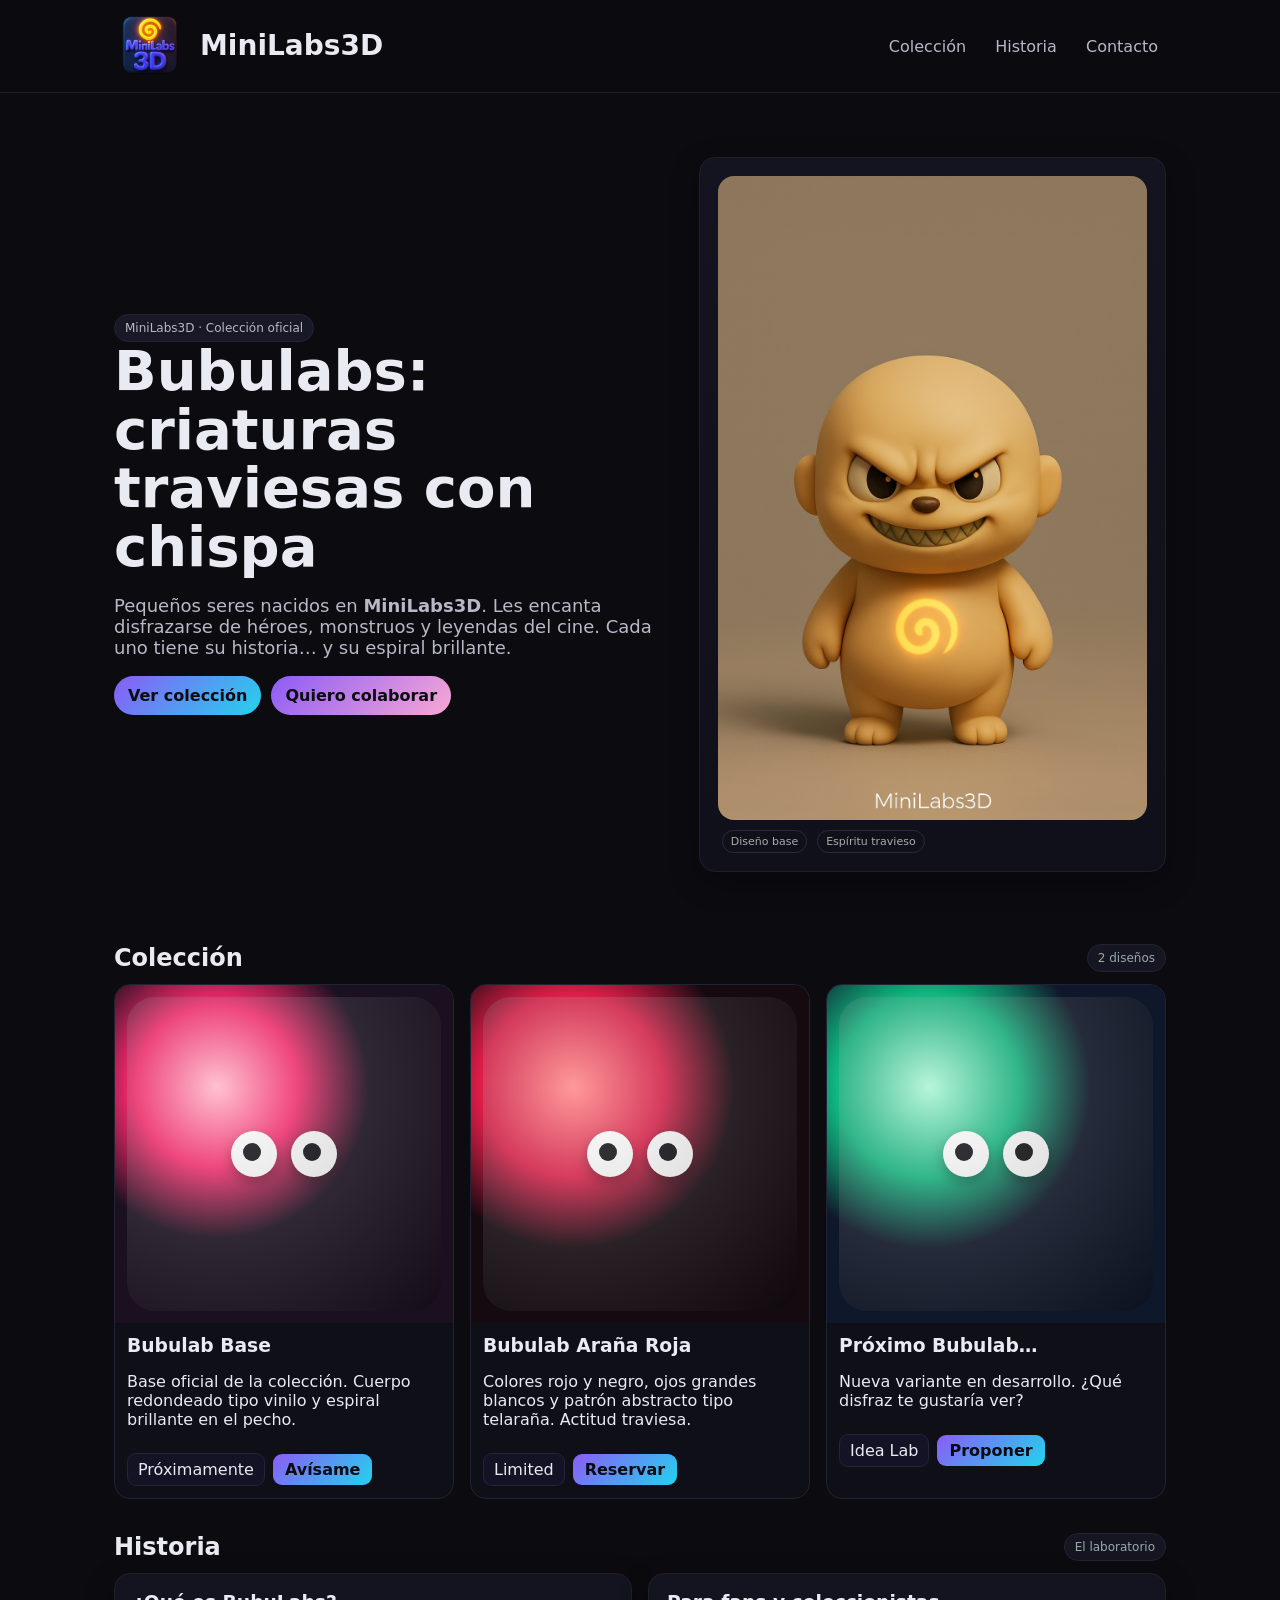
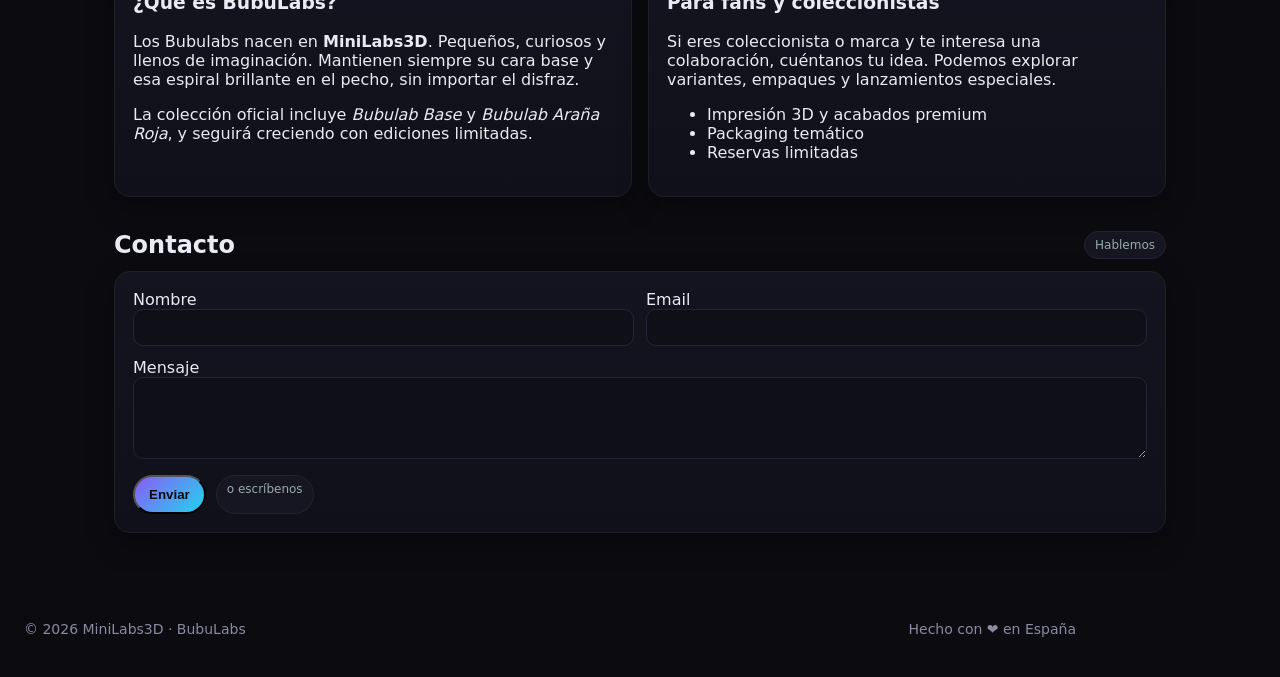
<file: index.html>
<!doctype html>
<html lang="es">

<head>
    <meta charset="utf-8" />
    <meta name="viewport" content="width=device-width, initial-scale=1" />
    <title>MiniLabs3D • BubuLabs</title>
    <meta name="description"
        content="Colección oficial de Bubulabs: criaturas traviesas nacidas en MiniLabs3D. Descubre el diseño base y Bubulab Araña Roja." />
    <link rel="stylesheet" href="assets/css/styles.css">
    <script src="assets/js/main.js" defer></script>



</head>

<body>
    <header>
        <div class="wrap nav">
            <a class="logo" href="#home" aria-label="Ir al inicio">
                <img src="assets/logo-minilogo3d.png" alt="MiniLabs3D logo" />
                <span>MiniLabs3D</span>
            </a>

            </a>
            <nav class="menu" aria-label="Principal">
                <a href="#coleccion">Colección</a>
                <a href="#historia">Historia</a>
                <a href="#contacto">Contacto</a>
            </nav>
            <button class="menu-toggle" aria-label="Abrir menú"
                onclick="document.querySelector('.menu.mobile')?.classList.toggle('open')">☰</button>
        </div>
        <div class="wrap menu mobile" style="display:none"></div>
    </header>

    <main class="wrap">
        <section class="hero" id="home">
            <!-- Columna izquierda: solo texto y botones -->
            <div>
                <div class="tag">MiniLabs3D · Colección oficial</div>
                <h1>Bubulabs: criaturas traviesas con chispa</h1>
                <p>Pequeños seres nacidos en <strong>MiniLabs3D</strong>. Les encanta disfrazarse de héroes, monstruos y
                    leyendas del cine. Cada uno tiene su historia… y su espiral brillante.</p>
                <div style="display:flex; gap:10px; margin-top:14px">
                    <a class="cta" id="openCollections" href="#coleccion">Ver colección</a>
                    <a class="cta cta-secondary" href="#contacto">Quiero colaborar</a>

                </div>
                <!-- 👇 OJO: aquí ya NO hay badges -->
            </div>

            <!-- Columna derecha: imagen + badges debajo -->
            <div class="card hero-card">
                <img src="assets/base-bubulabs-.png" alt="Bubulab Base" class="hero-img">
                <div class="hero-badges">
                    <span class="badge">Diseño base</span>
                    <span class="badge">Espíritu travieso</span>
                </div>
            </div>
        </section>


        <section id="coleccion">
            <div class="section-title">
                <h2 style="margin:0">Colección</h2>
                <span class="pill">2 diseños</span>
            </div>
            <div class="grid gallery">
                <article class="item">
                    <div class="toy" aria-label="Bubulab Base">
                        <div class="eyes"><span class="eye"></span><span class="eye"></span></div>
                    </div>
                    <div class="info">
                        <h3>Bubulab Base</h3>
                        <p class="muted">Base oficial de la colección. Cuerpo redondeado tipo vinilo y espiral brillante
                            en el pecho.</p>
                        <div class="buy">
                            <span class="price">Próximamente</span>
                            <a class="btn" href="#contacto">Avísame</a>
                        </div>
                    </div>
                </article>
                <article class="item">
                    <div class="toy spider" aria-label="Bubulab Araña Roja">
                        <div class="eyes"><span class="eye"></span><span class="eye"></span></div>
                    </div>
                    <div class="info">
                        <h3>Bubulab Araña Roja</h3>
                        <p class="muted">Colores rojo y negro, ojos grandes blancos y patrón abstracto tipo telaraña.
                            Actitud traviesa.</p>
                        <div class="buy">
                            <span class="price">Limited</span>
                            <a class="btn" href="#contacto">Reservar</a>
                        </div>
                    </div>
                </article>
                <article class="item">
                    <div class="toy"
                        style="background:radial-gradient(60% 60% at 30% 30%, #a7f3d0, #10b981 45%, #0f172a 80%)"
                        aria-label="Sorpresa en camino">
                        <div class="eyes"><span class="eye"></span><span class="eye"></span></div>
                    </div>
                    <div class="info">
                        <h3>Próximo Bubulab…</h3>
                        <p class="muted">Nueva variante en desarrollo. ¿Qué disfraz te gustaría ver?</p>
                        <div class="buy">
                            <span class="price">Idea Lab</span>
                            <a class="btn" href="#contacto">Proponer</a>
                        </div>
                    </div>
                </article>
            </div>
        </section>

        <section id="historia" style="margin-top:34px">
            <div class="section-title">
                <h2 style="margin:0">Historia</h2>
                <span class="pill">El laboratorio</span>
            </div>
            <div class="about">
                <div class="card">
                    <h3 style="margin-top:0">¿Qué es BubuLabs?</h3>
                    <p>Los Bubulabs nacen en <strong>MiniLabs3D</strong>. Pequeños, curiosos y llenos de imaginación.
                        Mantienen siempre su cara base y esa espiral brillante en el pecho, sin importar el disfraz.</p>
                    <p>La colección oficial incluye <em>Bubulab Base</em> y <em>Bubulab Araña Roja</em>, y seguirá
                        creciendo con ediciones limitadas.</p>
                </div>
                <div class="card">
                    <h3 style="margin-top:0">Para fans y coleccionistas</h3>
                    <p>Si eres coleccionista o marca y te interesa una colaboración, cuéntanos tu idea. Podemos explorar
                        variantes, empaques y lanzamientos especiales.</p>
                    <ul>
                        <li>Impresión 3D y acabados premium</li>
                        <li>Packaging temático</li>
                        <li>Reservas limitadas</li>
                    </ul>
                </div>
            </div>
        </section>

        <section id="contacto" style="margin-top:34px">
            <div class="section-title">
                <h2 style="margin:0">Contacto</h2>
                <span class="pill">Hablemos</span>
            </div>
            <div class="card">
                <form onsubmit="event.preventDefault(); alert('¡Gracias! Te escribiremos pronto.'); this.reset();">
                    <div style="display:grid; grid-template-columns:1fr 1fr; gap:12px">
                        <label>Nombre<br><input required name="name"
                                style="width:100%; padding:10px; background:#0f0f18; border:1px solid #23233a; border-radius:10px; color:var(--ink)"></label>
                        <label>Email<br><input required type="email" name="email"
                                style="width:100%; padding:10px; background:#0f0f18; border:1px solid #23233a; border-radius:10px; color:var(--ink)"></label>
                    </div>
                    <label style="display:block; margin-top:12px">Mensaje<br>
                        <textarea required name="msg" rows="4"
                            style="width:100%; padding:10px; background:#0f0f18; border:1px solid #23233a; border-radius:10px; color:var(--ink)"></textarea>
                    </label>
                    <div style="display:flex; gap:10px; margin-top:12px">
                        <button class="cta" type="submit">Enviar</button>
                        <a class="pill" href="mailto:hola@minilabs3d.com">o escríbenos</a>
                    </div>
                </form>
            </div>
        </section>
    </main>

    <footer class="wrap footer">
        <span>© <span id="year"></span> MiniLabs3D · BubuLabs</span>
        <span>Hecho con ❤ en España</span>
    </footer>

    <script>
        document.getElementById('year').textContent = new Date().getFullYear();
    </script>

    <dialog id="collectionsDialog">
        <div class="dialog-card">
            <header class="dialog-header">
                <strong>Colecciones</strong>
                <button class="dialog-close" aria-label="Cerrar">✕</button>
            </header>
            <div class="dialog-content" id="collectionsContent">
                <!-- Se cargará assets/views/collections.html aquí -->
            </div>
        </div>
    </dialog>

</body>

</html>
</file>
<file: assets/css/styles.css>
:root {
    --bg: #0b0b10;
    --card: #13131a;
    --ink: #eaeaf2;
    --muted: #b8b8c7;
    --brand: #8b5cf6;
    --accent: #22d3ee;
    --danger: #ef4444;
    --radius: 16px;
}

* {
    box-sizing: border-box
}

html,
body {
    margin: 0;
    font-family: ui-sans-serif, system-ui, -apple-system, Segoe UI, Roboto, Inter, Arial;
    background: var(--bg);
    color: var(--ink)
}

a {
    color: inherit;
    text-decoration: none
}

img {
    max-width: 100%;
    display: block
}

.wrap {
    max-width: 1100px;
    margin: 0 auto;
    padding: 24px
}

/* Header */
header {
    position: sticky;
    top: 0;
    backdrop-filter: saturate(1.2) blur(6px);
    background: rgb(11 11 16 / 0.6);
    border-bottom: 1px solid #1f1f2a;
    z-index: 10
}

/* Compactamos solo el padding interno del header */
header .wrap {
    padding: 6px 20px
}

.nav {
    display: flex;
    align-items: center;
    justify-content: space-between;
    gap: 12px
}

.logo {
    display: flex;
    align-items: center;
    gap: 10px;
    font-weight: 700
}

.logo img {
    height: 80px;
    width: auto;
    display: block
}

/* ↑ Logo más grande */
.logo span {
    font-size: 28px;
    line-height: 1
}

/* ↑ Texto MiniLabs3D un poco mayor */

.menu a {
    padding: 8px 12px;
    border-radius: 999px;
    color: var(--muted)
}

.menu a:hover {
    background: #1a1a25;
    color: var(--ink)
}

.menu-toggle {
    display: none;
    background: #16162a;
    border: 1px solid #23233a;
    border-radius: 10px;
    padding: 8px 10px
}

/* Hero */
.hero {
    display: grid;
    grid-template-columns: 1.2fr 1fr;
    gap: 24px;
    align-items: center;
    padding: 40px 0
}

.hero h1 {
    font-size: clamp(28px, 6vw, 56px);
    line-height: 1.05;
    margin: 0
}

.hero p {
    color: var(--muted);
    font-size: 18px
}

.hero-img{
  width:100%;
  height:auto;          /* <- mantiene proporción original */
  display:block;
  border-radius: var(--radius);
  /* quitar: aspect-ratio y object-fit */
}


/* Componentes */
.cta {
    background: linear-gradient(135deg, var(--brand), var(--accent));
    color: #0b0b10;
    padding: 10px 14px;
    border-radius: 999px;
    font-weight: 700
}

.card {
    background: linear-gradient(180deg, #141420, #10101a);
    border: 1px solid #1f1f2a;
    border-radius: var(--radius);
    padding: 18px;
    box-shadow: 0 10px 30px rgb(0 0 0 / 0.25)
}

.grid {
    display: grid;
    grid-template-columns: repeat(3, 1fr);
    gap: 16px
}

.tag {
    display: inline-flex;
    align-items: center;
    gap: 8px;
    background: #181826;
    border: 1px solid #232334;
    color: #b8b8c7;
    padding: 6px 10px;
    border-radius: 999px;
    font-size: 12px
}

.section-title {
    display: flex;
    align-items: center;
    justify-content: space-between;
    margin: 32px 0 12px
}

.pill {
    background: #161622;
    border: 1px solid #232334;
    border-radius: 999px;
    padding: 6px 10px;
    color: #9aa;
    font-size: 12px
}

.gallery .item {
    position: relative;
    overflow: hidden;
    border-radius: var(--radius);
    background: #0f0f18;
    border: 1px solid #222235
}

.gallery .info {
    padding: 12px
}

.gallery h3 {
    margin: 0 0 4px
}

.badge {
    font-size: 11px;
    padding: 4px 8px;
    border-radius: 999px;
    border: 1px solid #2a2a3b;
    color: #aaa
}

.buy {
    display: inline-flex;
    align-items: center;
    gap: 8px;
    margin-top: 8px
}

.buy .price {
    background: #131325;
    border: 1px solid #23233a;
    padding: 6px 10px;
    border-radius: 9px
}

.buy .btn {
    background: linear-gradient(135deg, var(--brand), var(--accent));
    color: #0b0b10;
    padding: 6px 12px;
    border-radius: 9px;
    font-weight: 700
}

.about {
    display: grid;
    grid-template-columns: 1fr 1fr;
    gap: 16px
}

.footer {
    margin: 40px 0 16px;
    color: #8a8aa2;
    font-size: 14px;
    display: flex;
    justify-content: space-between;
    gap: 12px;
    flex-wrap: wrap
}

/* Responsive */
@media (max-width:900px) {
    .hero {
        grid-template-columns: 1fr
    }

    .grid {
        grid-template-columns: 1fr 1fr
    }

    .about {
        grid-template-columns: 1fr
    }
}

@media (max-width:600px) {
    .grid {
        grid-template-columns: 1fr
    }

    .menu {
        display: none
    }

    .menu.mobile {
        display: flex;
        flex-direction: column;
        gap: 8px;
        padding: 12px
    }

    .menu-toggle {
        display: inline-flex
    }

    /* Logo más contenido en móvil */
    .logo img {
        height: 56px
    }

    /* Texto un pelín menor para no subir altura */
    .logo span {
        font-size: 18px;
        line-height: 1
    }

    /* Compactar aún más el padding del header en móvil */
    header .wrap {
        padding: 6px 16px
    }

}

/* Arte placeholder para los muñecos (reemplaza por imágenes reales cuando quieras) */
.toy {
    width: 100%;
    aspect-ratio: 1/1;
    background: radial-gradient(60% 60% at 30% 30%, #ffb3c7, #ff2a6f 40%, #1b1020 75%);
    display: grid;
    place-items: center;
    position: relative;
}

.toy::after {
    content: "";
    position: absolute;
    inset: 12px;
    border-radius: 28px;
    background: radial-gradient(circle at 30% 30%, rgba(255, 255, 255, .2), rgba(0, 0, 0, .25));
    mix-blend: screen
}

.eyes {
    display: flex;
    gap: 14px
}

.eye {
    width: 46px;
    height: 46px;
    border-radius: 50%;
    background: white;
    box-shadow: 0 6px 14px rgb(0 0 0 /.35)
}

.eye::after {
    content: "";
    display: block;
    width: 18px;
    height: 18px;
    border-radius: 50%;
    background: #0b0b10;
    margin: 12px
}

.toy.spider {
    background: radial-gradient(60% 60% at 30% 30%, #ff8080, #e11d48 45%, #140a10 80%)
}

.web {
    position: absolute;
    inset: auto 6% 6% 6%;
    height: 38%;
    border: 1px dashed rgba(255, 255, 255, .35);
    border-radius: 12px
}

/* Imágenes reales de la galería */
.gallery-img{
  width:100%;
  aspect-ratio:1/1;        /* cuadrada como antes */
  object-fit:cover;         /* recorte elegante */
  border-top-left-radius: var(--radius);
  border-top-right-radius: var(--radius);
  display:block;
}

/* ===== Diálogo Colecciones (estilos base) ===== */
dialog{ border:none; padding:0; background:transparent; }
dialog::backdrop{ background: rgba(0,0,0,.55); }

.dialog-card{
  width:min(560px, 92vw);
  background: linear-gradient(180deg,#141420,#10101a);
  border:1px solid #1f1f2a;
  border-radius: var(--radius);
  box-shadow: 0 20px 60px rgba(0,0,0,.45);
  overflow:hidden;
}

.dialog-header{
  display:flex; align-items:center; justify-content:space-between;
  padding:12px 14px; border-bottom:1px solid #1f1f2a;
}

.dialog-close{
  background:#181826; border:1px solid #232334; color:#cfcfe6;
  padding:6px 10px; border-radius:10px; cursor:pointer;
}
.dialog-close:hover{ filter:brightness(1.1); }

.dialog-content{ padding:16px; }

.collections-list{ margin:0; padding-left:18px; line-height:1.8; }

/* ===== Solo tipografía y color, SIN tocar fondos ni layout ===== */
.dialog-card, .dialog-content, .dialog-header { font-family: inherit; color: var(--ink); }
.dialog-header strong { color: var(--ink); }
.collections-list li { color: var(--ink); }


.hero-card .hero-badges{
  padding:10px 4px 0;
  display:flex;
  gap:10px;
  justify-content:flex-start;
  align-items:center;
}

/* Variante secundaria del botón (violeta -> rosa) */
.cta.cta-secondary{
  background: linear-gradient(135deg, #8b5cf6, #f9a8d4);
}
.cta.cta-secondary:hover{
  filter: brightness(1.05);
}
</file>
